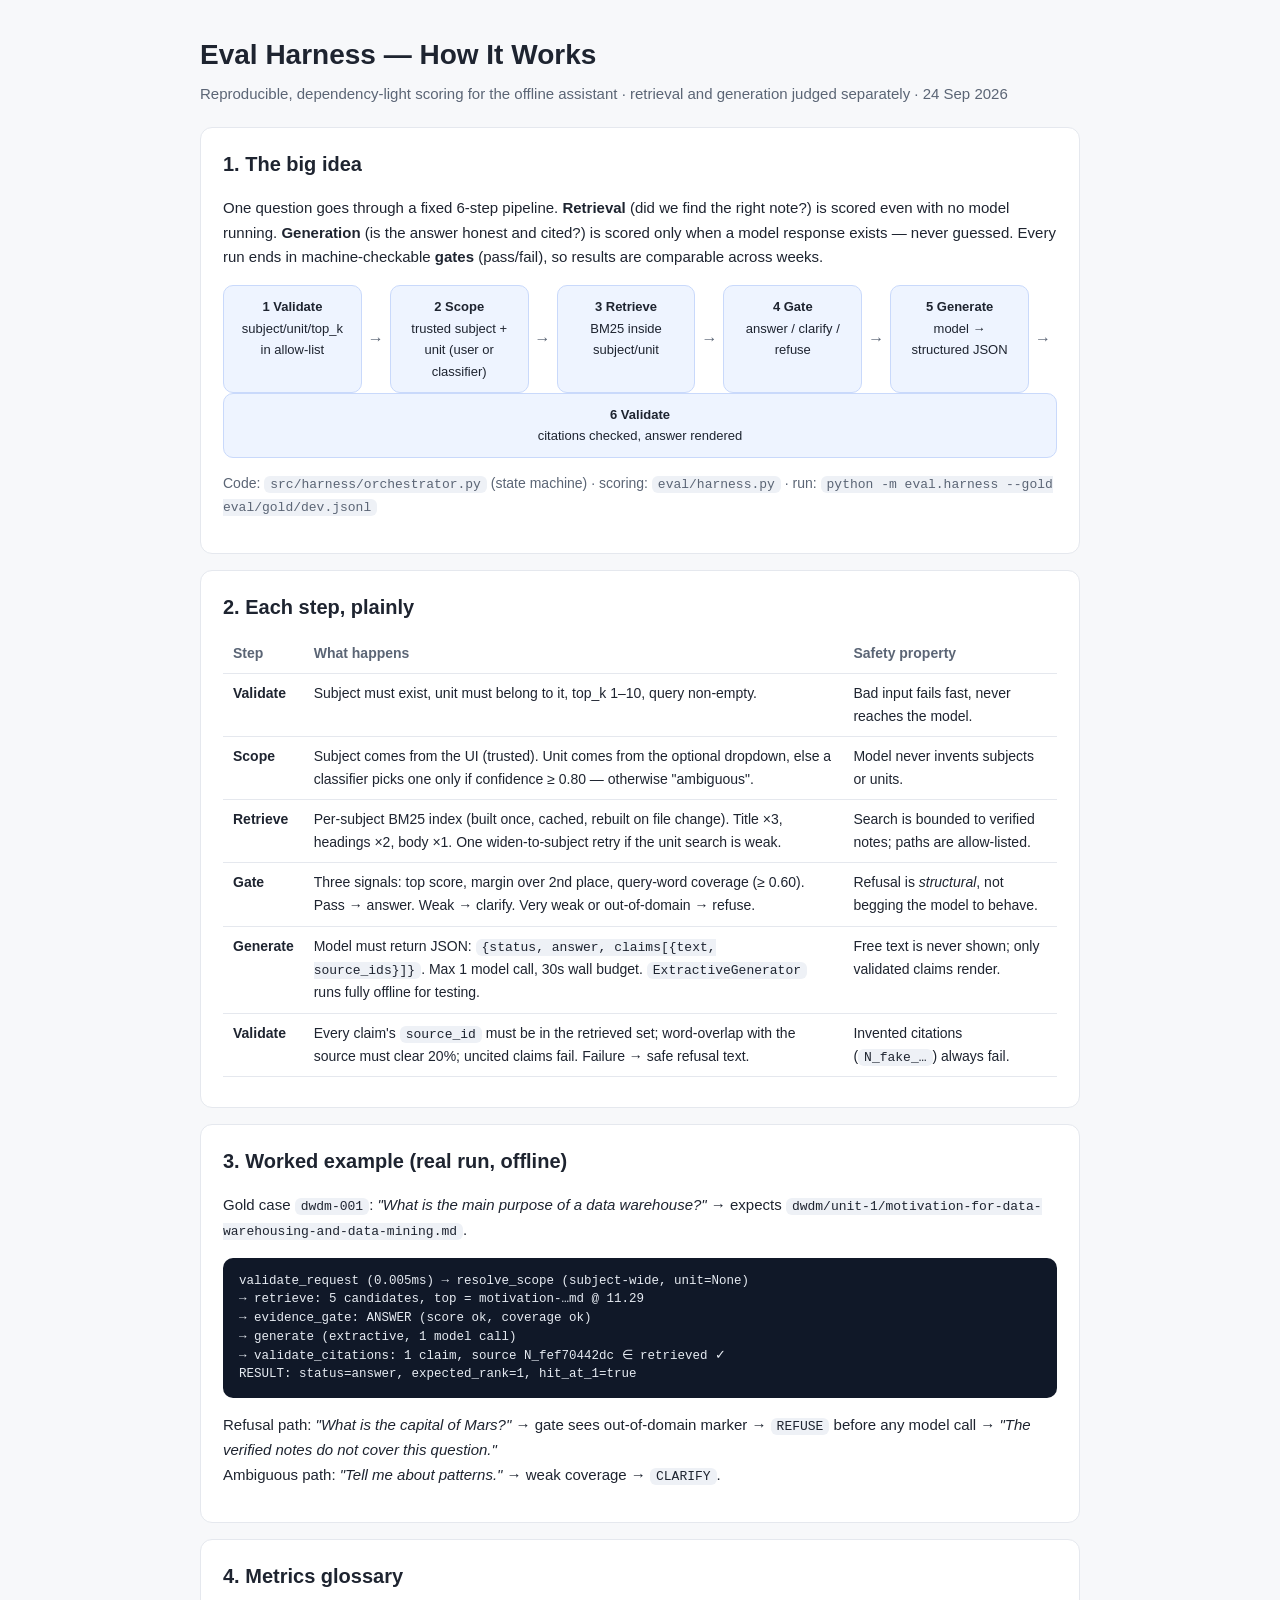
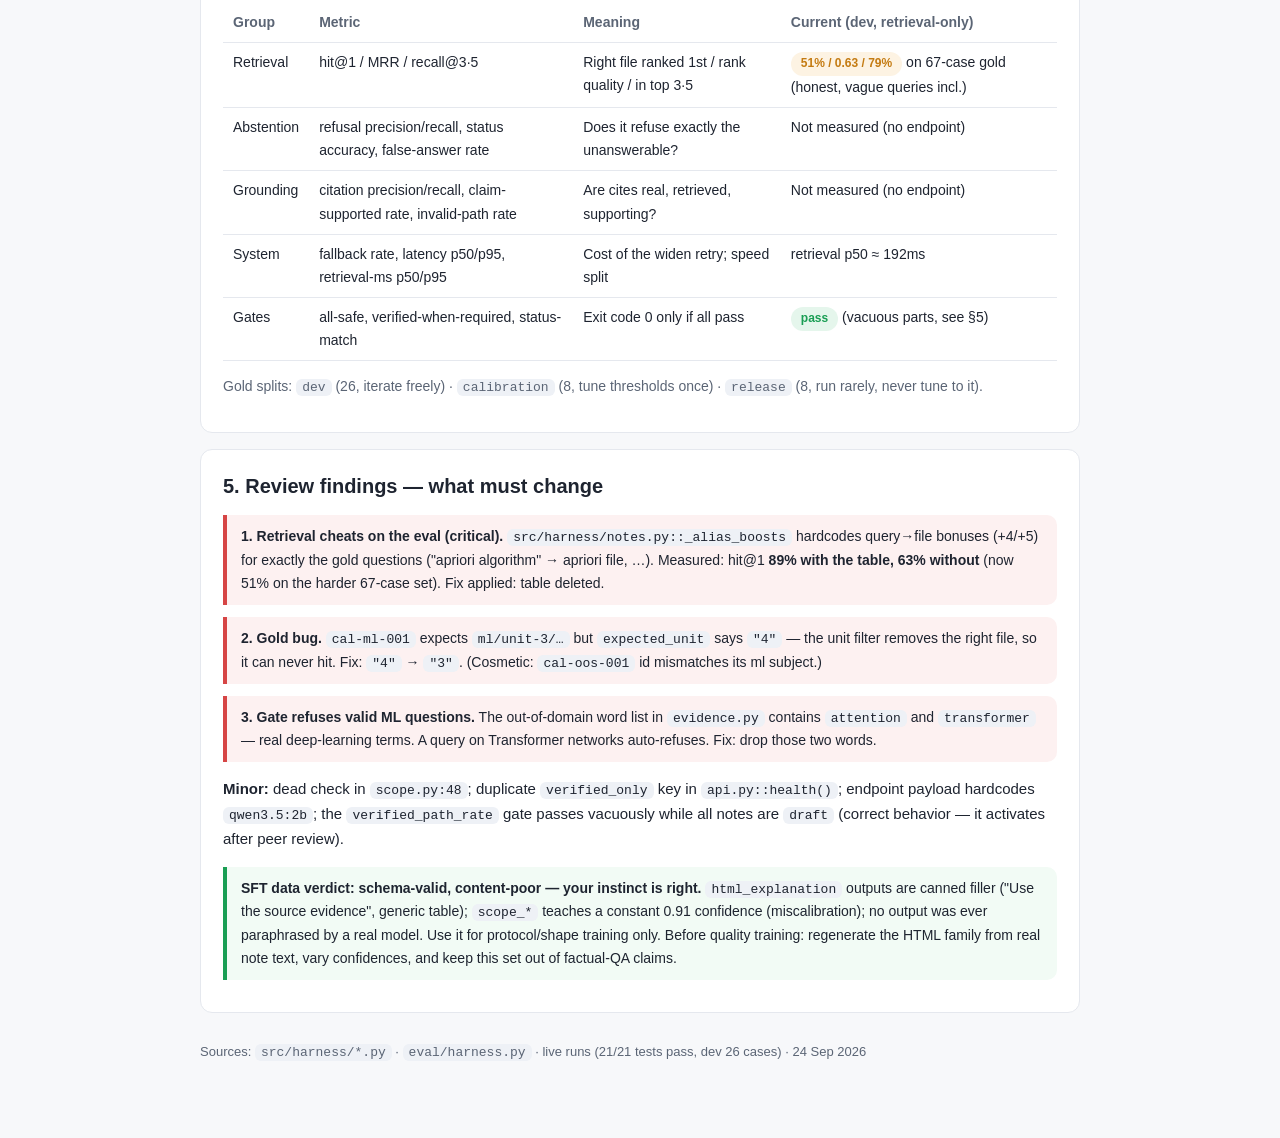
<file: harness.html>
<!DOCTYPE html>
<html lang="en">
<head>
<meta charset="UTF-8">
<meta name="viewport" content="width=device-width, initial-scale=1.0">
<title>Eval Harness — How It Works</title>
<style>
  :root { --bg:#f7f8fa; --card:#fff; --ink:#1e2430; --mut:#5b6575; --line:#e5e8ee;
          --green:#1a9e54; --red:#d64545; --amber:#c47b12; --blue:#2563eb; }
  * { box-sizing:border-box; }
  body { margin:0; background:var(--bg); color:var(--ink);
         font-family:-apple-system,"Segoe UI",Roboto,Arial,sans-serif; line-height:1.65; }
  .wrap { max-width:920px; margin:0 auto; padding:32px 20px 80px; }
  header h1 { margin:0 0 4px; font-size:28px; }
  header p { color:var(--mut); margin:0 0 20px; }
  .card { background:var(--card); border:1px solid var(--line); border-radius:12px;
          padding:20px 22px; margin:16px 0; }
  h2 { font-size:20px; margin:0 0 10px; }
  h3 { font-size:16px; margin:16px 0 6px; }
  p, li { font-size:15px; }
  code { background:#eef1f6; padding:1px 6px; border-radius:6px; font-size:13px; }
  pre { background:#101828; color:#e6ebf2; padding:14px 16px; border-radius:10px;
        font-size:12.5px; overflow-x:auto; line-height:1.5; }
  table { width:100%; border-collapse:collapse; font-size:14px; margin:10px 0; }
  th,td { text-align:left; padding:8px 10px; border-bottom:1px solid var(--line); vertical-align:top; }
  th { color:var(--mut); font-weight:600; }
  .pill { display:inline-block; padding:2px 10px; border-radius:20px; font-size:12px; font-weight:600; white-space:nowrap; }
  .ok { background:#e5f6ec; color:var(--green); } .bad { background:#fdecec; color:var(--red); }
  .mid { background:#fdf3e3; color:var(--amber); }
  .flow { display:flex; align-items:stretch; flex-wrap:wrap; margin:12px 0; }
  .node { background:#eef4ff; border:1px solid #c9d9fb; border-radius:10px; padding:10px 12px;
          font-size:13px; text-align:center; flex:1; min-width:120px; }
  .arrow { align-self:center; padding:0 6px; color:var(--mut); font-weight:700; }
  .take { border-left:4px solid var(--green); background:#f2fbf5; padding:10px 14px;
          border-radius:0 10px 10px 0; margin:12px 0; font-size:14px; }
  .warn { border-left:4px solid var(--red); background:#fdf1f1; padding:10px 14px;
          border-radius:0 10px 10px 0; margin:12px 0; font-size:14px; }
  footer { color:var(--mut); font-size:13px; margin-top:28px; }
</style>
</head>
<body>
<div class="wrap">

<header>
  <h1>Eval Harness — How It Works</h1>
  <p>Reproducible, dependency-light scoring for the offline assistant · retrieval and generation judged separately · 24 Sep 2026</p>
</header>

<div class="card">
  <h2>1. The big idea</h2>
  <p>One question goes through a fixed 6-step pipeline. <b>Retrieval</b> (did we find the right note?)
     is scored even with no model running. <b>Generation</b> (is the answer honest and cited?) is scored
     only when a model response exists — never guessed. Every run ends in machine-checkable
     <b>gates</b> (pass/fail), so results are comparable across weeks.</p>
  <div class="flow">
    <div class="node"><b>1 Validate</b><br>subject/unit/top_k in allow-list</div><div class="arrow">→</div>
    <div class="node"><b>2 Scope</b><br>trusted subject + unit (user or classifier)</div><div class="arrow">→</div>
    <div class="node"><b>3 Retrieve</b><br>BM25 inside subject/unit</div><div class="arrow">→</div>
    <div class="node"><b>4 Gate</b><br>answer / clarify / refuse</div><div class="arrow">→</div>
    <div class="node"><b>5 Generate</b><br>model → structured JSON</div><div class="arrow">→</div>
    <div class="node"><b>6 Validate</b><br>citations checked, answer rendered</div>
  </div>
  <p style="color:var(--mut);font-size:14px">Code: <code>src/harness/orchestrator.py</code> (state machine) ·
     scoring: <code>eval/harness.py</code> · run: <code>python -m eval.harness --gold eval/gold/dev.jsonl</code></p>
</div>

<div class="card">
  <h2>2. Each step, plainly</h2>
  <table>
    <tr><th>Step</th><th>What happens</th><th>Safety property</th></tr>
    <tr><td><b>Validate</b></td><td>Subject must exist, unit must belong to it, top_k 1–10, query non-empty.</td><td>Bad input fails fast, never reaches the model.</td></tr>
    <tr><td><b>Scope</b></td><td>Subject comes from the UI (trusted). Unit comes from the optional dropdown,
        else a classifier picks one only if confidence ≥ 0.80 — otherwise "ambiguous".</td><td>Model never invents subjects or units.</td></tr>
    <tr><td><b>Retrieve</b></td><td>Per-subject BM25 index (built once, cached, rebuilt on file change).
        Title ×3, headings ×2, body ×1. One widen-to-subject retry if the unit search is weak.</td><td>Search is bounded to verified notes; paths are allow-listed.</td></tr>
    <tr><td><b>Gate</b></td><td>Three signals: top score, margin over 2nd place, query-word coverage (≥ 0.60).
        Pass → answer. Weak → clarify. Very weak or out-of-domain → refuse.</td><td>Refusal is <i>structural</i>, not begging the model to behave.</td></tr>
    <tr><td><b>Generate</b></td><td>Model must return JSON: <code>{status, answer, claims[{text, source_ids}]}</code>.
        Max 1 model call, 30s wall budget. <code>ExtractiveGenerator</code> runs fully offline for testing.</td><td>Free text is never shown; only validated claims render.</td></tr>
    <tr><td><b>Validate</b></td><td>Every claim's <code>source_id</code> must be in the retrieved set; word-overlap
        with the source must clear 20%; uncited claims fail. Failure → safe refusal text.</td><td>Invented citations (<code>N_fake_…</code>) always fail.</td></tr>
  </table>
</div>

<div class="card">
  <h2>3. Worked example (real run, offline)</h2>
  <p>Gold case <code>dwdm-001</code>: <i>"What is the main purpose of a data warehouse?"</i> → expects
     <code>dwdm/unit-1/motivation-for-data-warehousing-and-data-mining.md</code>.</p>
  <pre>validate_request (0.005ms) → resolve_scope (subject-wide, unit=None)
→ retrieve: 5 candidates, top = motivation-…md @ 11.29
→ evidence_gate: ANSWER (score ok, coverage ok)
→ generate (extractive, 1 model call)
→ validate_citations: 1 claim, source N_fef70442dc ∈ retrieved ✓
RESULT: status=answer, expected_rank=1, hit_at_1=true</pre>
  <p>Refusal path: <i>"What is the capital of Mars?"</i> → gate sees out-of-domain marker →
     <code>REFUSE</code> before any model call → <i>"The verified notes do not cover this question."</i><br>
     Ambiguous path: <i>"Tell me about patterns."</i> → weak coverage → <code>CLARIFY</code>.</p>
</div>

<div class="card">
  <h2>4. Metrics glossary</h2>
  <table>
    <tr><th>Group</th><th>Metric</th><th>Meaning</th><th>Current (dev, retrieval-only)</th></tr>
    <tr><td>Retrieval</td><td>hit@1 / MRR / recall@3·5</td><td>Right file ranked 1st / rank quality / in top 3·5</td>
        <td><span class="pill mid">51% / 0.63 / 79%</span> on 67-case gold (honest, vague queries incl.)</td></tr>
    <tr><td>Abstention</td><td>refusal precision/recall, status accuracy, false-answer rate</td><td>Does it refuse exactly the unanswerable?</td><td>Not measured (no endpoint)</td></tr>
    <tr><td>Grounding</td><td>citation precision/recall, claim-supported rate, invalid-path rate</td><td>Are cites real, retrieved, supporting?</td><td>Not measured (no endpoint)</td></tr>
    <tr><td>System</td><td>fallback rate, latency p50/p95, retrieval-ms p50/p95</td><td>Cost of the widen retry; speed split</td><td>retrieval p50 ≈ 192ms</td></tr>
    <tr><td>Gates</td><td>all-safe, verified-when-required, status-match</td><td>Exit code 0 only if all pass</td><td><span class="pill ok">pass</span> (vacuous parts, see §5)</td></tr>
  </table>
  <p style="color:var(--mut);font-size:14px">Gold splits: <code>dev</code> (26, iterate freely) ·
     <code>calibration</code> (8, tune thresholds once) · <code>release</code> (8, run rarely, never tune to it).</p>
</div>

<div class="card">
  <h2>5. Review findings — what must change</h2>
  <div class="warn"><b>1. Retrieval cheats on the eval (critical).</b> <code>src/harness/notes.py::_alias_boosts</code>
    hardcodes query→file bonuses (+4/+5) for exactly the gold questions ("apriori algorithm" → apriori file, …).
    Measured: hit@1 <b>89% with the table, 63% without</b> (now 51% on the harder 67-case set). Fix applied: table deleted.</div>
  <div class="warn"><b>2. Gold bug.</b> <code>cal-ml-001</code> expects <code>ml/unit-3/…</code> but
    <code>expected_unit</code> says <code>"4"</code> — the unit filter removes the right file, so it can never hit.
    Fix: <code>"4"</code> → <code>"3"</code>. (Cosmetic: <code>cal-oos-001</code> id mismatches its ml subject.)</div>
  <div class="warn"><b>3. Gate refuses valid ML questions.</b> The out-of-domain word list in
    <code>evidence.py</code> contains <code>attention</code> and <code>transformer</code> — real deep-learning terms.
    A query on Transformer networks auto-refuses. Fix: drop those two words.</div>
  <p><b>Minor:</b> dead check in <code>scope.py:48</code>; duplicate <code>verified_only</code> key in
     <code>api.py::health()</code>; endpoint payload hardcodes <code>qwen3.5:2b</code>; the
     <code>verified_path_rate</code> gate passes vacuously while all notes are <code>draft</code>
     (correct behavior — it activates after peer review).</p>
  <div class="take"><b>SFT data verdict: schema-valid, content-poor — your instinct is right.</b>
    <code>html_explanation</code> outputs are canned filler ("Use the source evidence", generic table);
    <code>scope_*</code> teaches a constant 0.91 confidence (miscalibration); no output was ever paraphrased
    by a real model. Use it for protocol/shape training only. Before quality training: regenerate the HTML
    family from real note text, vary confidences, and keep this set out of factual-QA claims.</div>
</div>

<footer>Sources: <code>src/harness/*.py</code> · <code>eval/harness.py</code> · live runs (21/21 tests pass, dev 26 cases) · 24 Sep 2026</footer>

</div>
</body>
</html>
</file>
